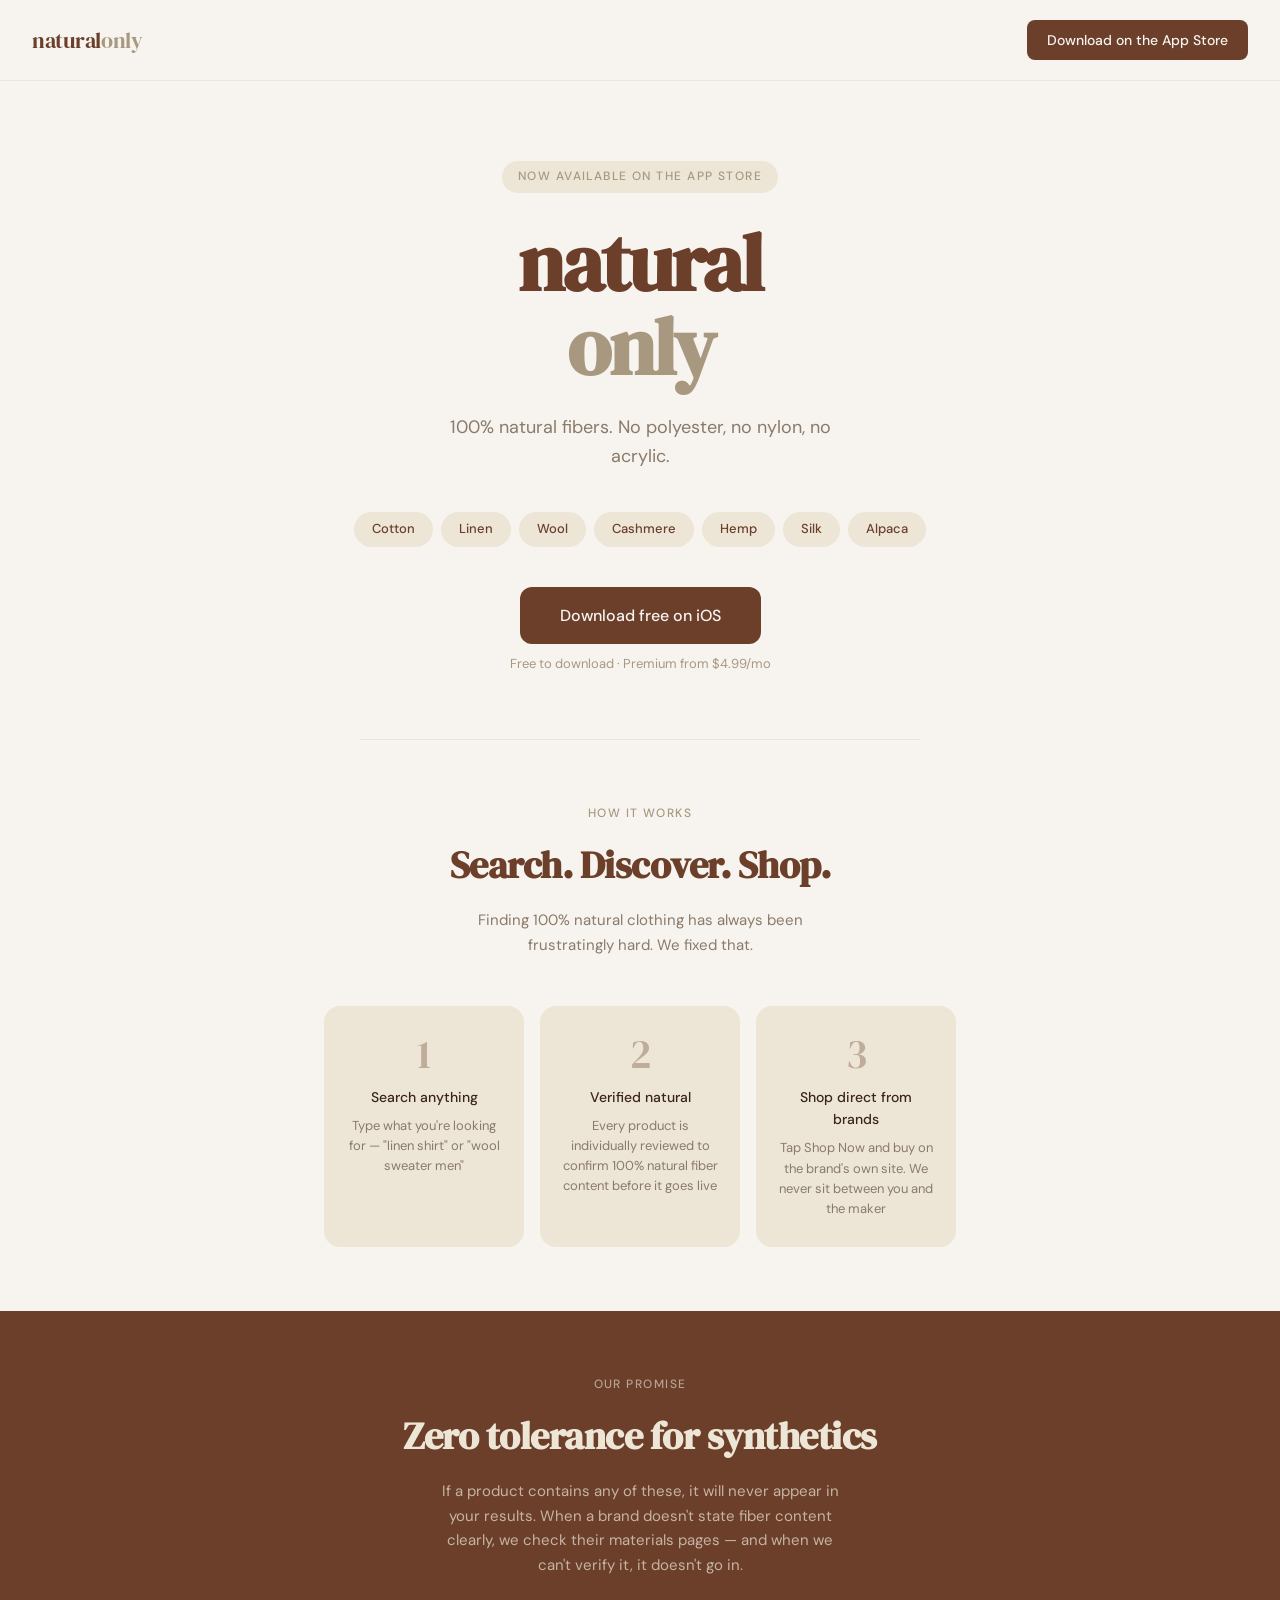
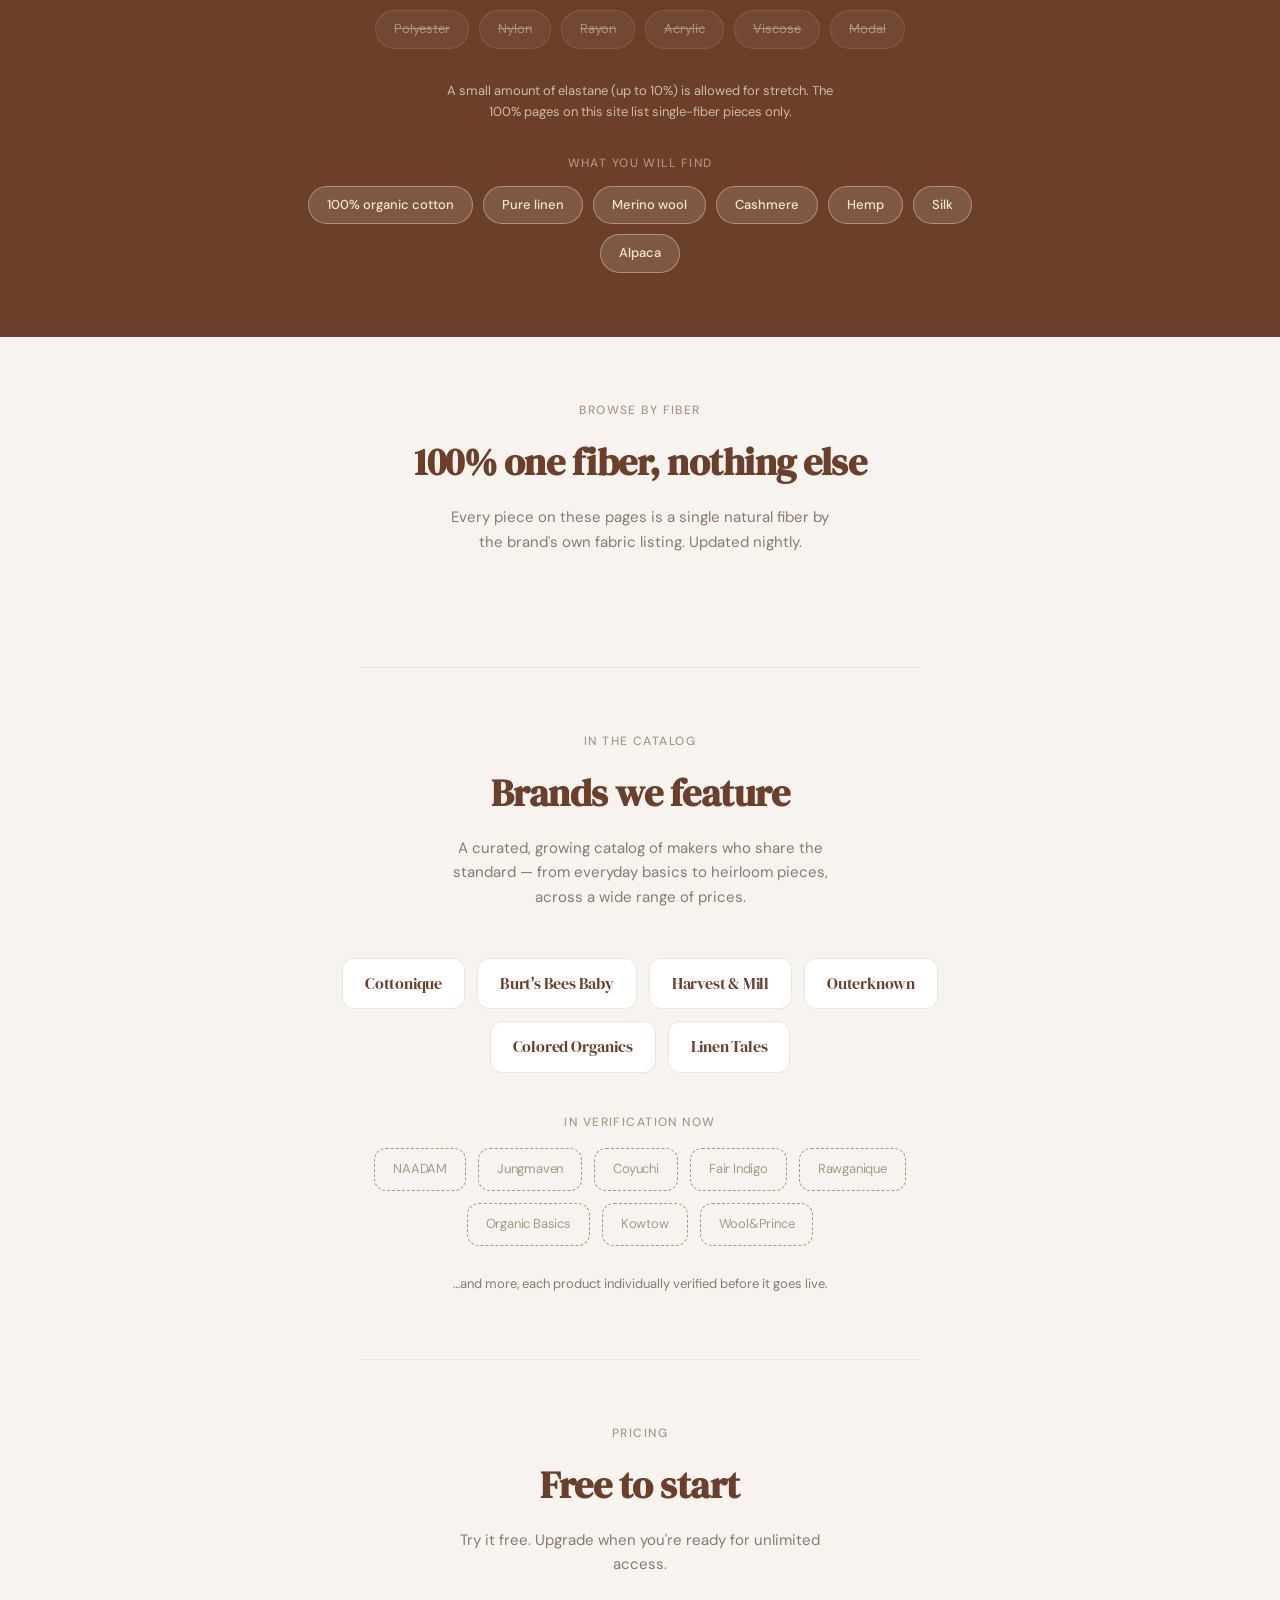
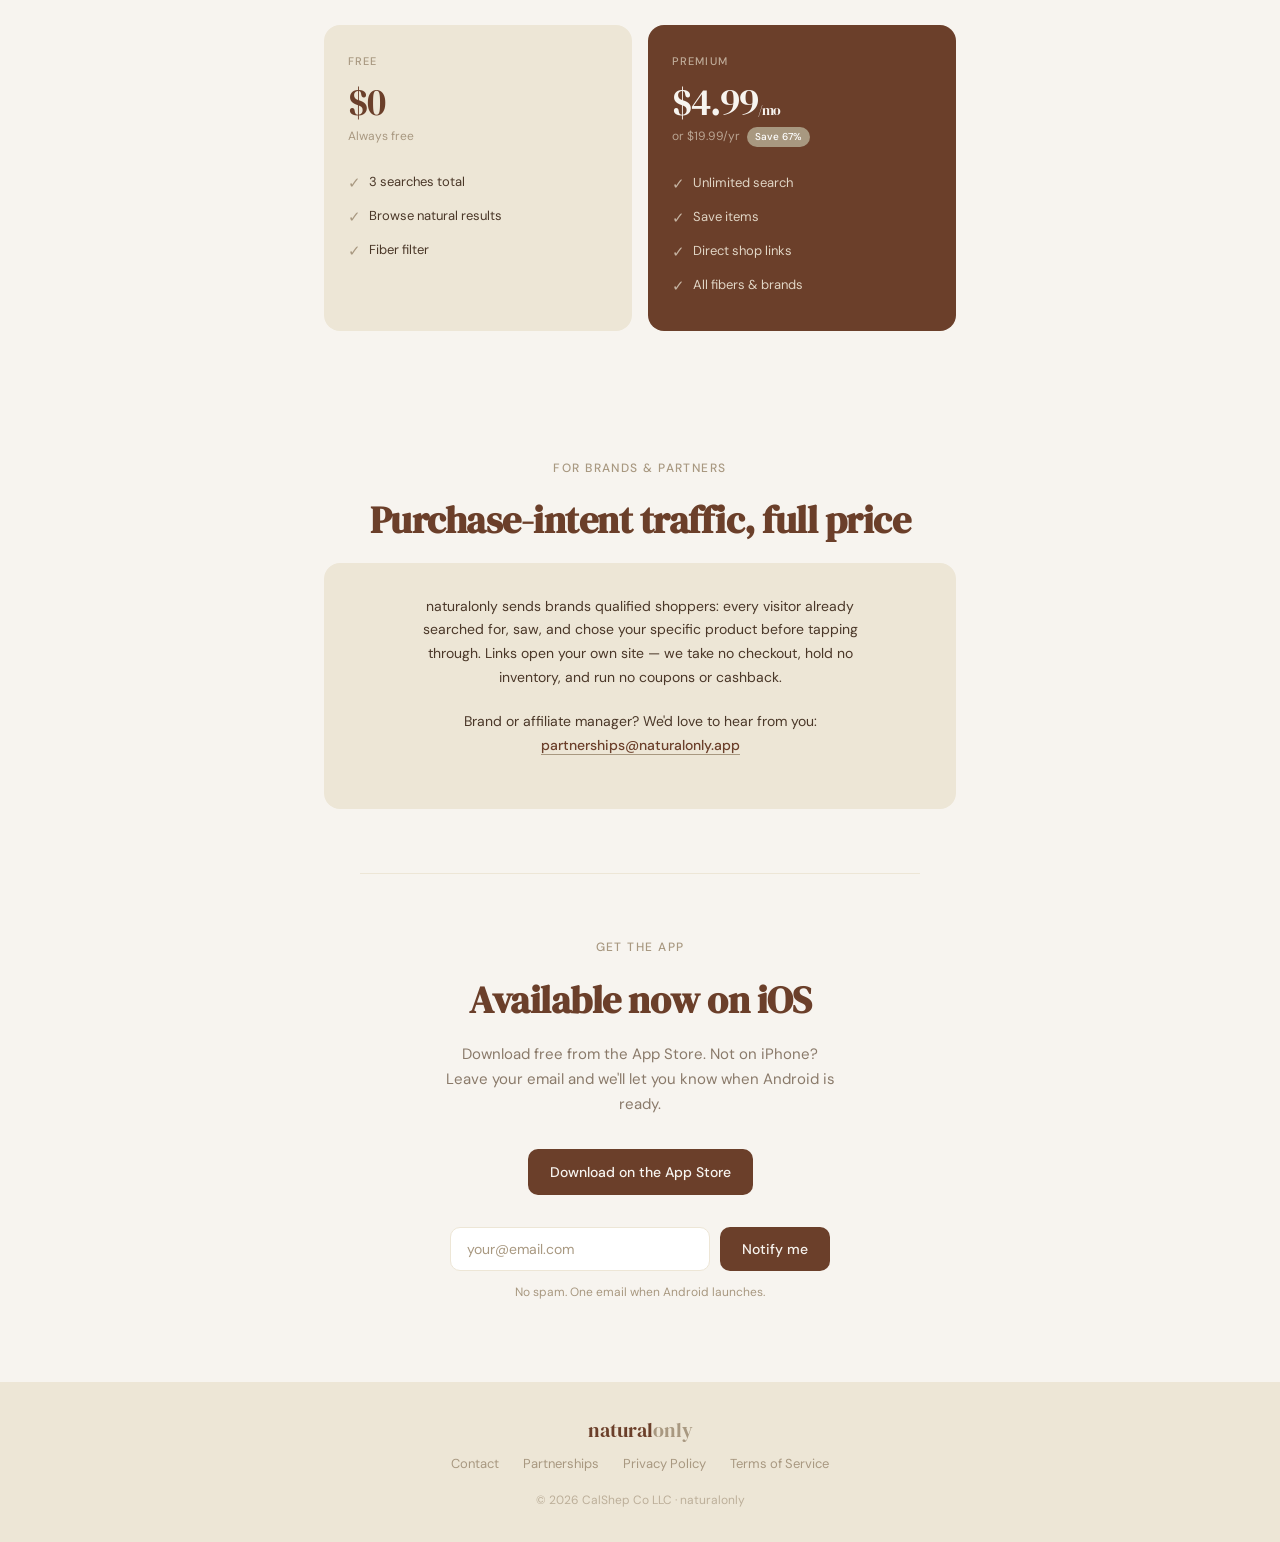
<file: index.html>
<!DOCTYPE html>
<html lang="en">
<head>
  <meta name='impact-site-verification' value='935ac66b-d05d-4570-a05c-3169e4ff9726'>
  <meta name='impact-site-verification' value='febe9199-4452-4a81-94ef-400ecefbd35e'>
  <meta name="apple-itunes-app" content="app-id=6788215014">
  <meta charset="UTF-8" />
  <meta name="viewport" content="width=device-width, initial-scale=1.0" />
  <title>naturalonly — 100% Natural Fiber Clothing Search</title>
  <meta name="description" content="The search engine for 100% natural fiber clothing. Cotton, linen, wool, cashmere, hemp, silk, alpaca. No polyester, no nylon, no acrylic." />
  <meta property="og:title" content="naturalonly" />
  <meta property="og:description" content="Search thousands of 100% natural fiber products. No polyester, no nylon, no acrylic." />
  <meta property="og:url" content="https://naturalonly.app" />
  <link rel="preconnect" href="https://fonts.googleapis.com" />
  <link rel="preconnect" href="https://fonts.gstatic.com" crossorigin />
  <link href="https://fonts.googleapis.com/css2?family=DM+Serif+Display&family=DM+Sans:wght@300;400;500&display=swap" rel="stylesheet" />
  <style>
    *, *::before, *::after { box-sizing: border-box; margin: 0; padding: 0; }

    :root {
      --bg: #F7F4EF;
      --cream: #EDE6D6;
      --brown: #6B3F2A;
      --taupe: #A89880;
      --dark: #3a2518;
      --text: #4a3728;
      --light-text: #8a7a6a;
    }

    html { scroll-behavior: smooth; }

    body {
      background: var(--bg);
      color: var(--text);
      font-family: 'DM Sans', sans-serif;
      font-weight: 400;
      line-height: 1.6;
      min-height: 100vh;
    }

    /* NAV */
    nav {
      display: flex;
      justify-content: space-between;
      align-items: center;
      padding: 1.25rem 2rem;
      position: sticky;
      top: 0;
      background: rgba(247,244,239,0.92);
      backdrop-filter: blur(8px);
      z-index: 100;
      border-bottom: 1px solid rgba(168,152,128,0.15);
    }
    .nav-wordmark {
      font-family: 'DM Serif Display', serif;
      font-size: 22px;
      letter-spacing: -0.3px;
    }
    .nav-wordmark .natural { color: var(--brown); }
    .nav-wordmark .only { color: var(--taupe); }
    .nav-cta {
      background: var(--brown);
      color: var(--bg);
      border: none;
      border-radius: 8px;
      padding: 9px 20px;
      font-family: 'DM Sans', sans-serif;
      font-size: 14px;
      font-weight: 500;
      cursor: pointer;
      text-decoration: none;
      transition: opacity 0.2s;
    }
    .nav-cta:hover { opacity: 0.85; }

    /* HERO */
    .hero {
      text-align: center;
      padding: 5rem 1.5rem 4rem;
      max-width: 680px;
      margin: 0 auto;
    }
    .hero-eyebrow {
      display: inline-block;
      background: var(--cream);
      color: var(--taupe);
      font-size: 12px;
      font-weight: 500;
      letter-spacing: 0.12em;
      text-transform: uppercase;
      padding: 6px 16px;
      border-radius: 20px;
      margin-bottom: 1.75rem;
    }
    .hero-wordmark {
      font-family: 'DM Serif Display', serif;
      font-size: clamp(52px, 10vw, 80px);
      line-height: 1.05;
      letter-spacing: -2px;
      margin-bottom: 1.5rem;
    }
    .hero-wordmark .natural { color: var(--brown); display: block; }
    .hero-wordmark .only { color: var(--taupe); display: block; }
    .hero-tagline {
      font-size: 18px;
      color: var(--light-text);
      max-width: 420px;
      margin: 0 auto 2.5rem;
      line-height: 1.65;
    }
    .fibers {
      display: flex;
      flex-wrap: wrap;
      justify-content: center;
      gap: 8px;
      margin-bottom: 2.5rem;
    }
    .fiber {
      background: var(--cream);
      color: var(--brown);
      border-radius: 20px;
      padding: 7px 18px;
      font-size: 13px;
      font-weight: 500;
    }
    .hero-actions { display: flex; flex-direction: column; align-items: center; gap: 10px; }
    .btn-primary {
      background: var(--brown);
      color: var(--bg);
      border: none;
      border-radius: 12px;
      padding: 16px 40px;
      font-family: 'DM Sans', sans-serif;
      font-size: 16px;
      font-weight: 500;
      cursor: pointer;
      text-decoration: none;
      transition: opacity 0.2s, transform 0.15s;
      display: inline-block;
    }
    .btn-primary:hover { opacity: 0.88; transform: translateY(-1px); }
    .hero-sub { font-size: 13px; color: var(--taupe); }

    /* DIVIDER */
    .divider {
      width: 100%;
      height: 1px;
      background: var(--cream);
      max-width: 560px;
      margin: 0 auto;
    }

    /* SECTIONS */
    section { padding: 4rem 1.5rem; max-width: 680px; margin: 0 auto; }
    .section-label {
      font-size: 12px;
      font-weight: 500;
      letter-spacing: 0.12em;
      text-transform: uppercase;
      color: var(--taupe);
      text-align: center;
      margin-bottom: 0.75rem;
    }
    .section-title {
      font-family: 'DM Serif Display', serif;
      font-size: clamp(28px, 5vw, 38px);
      color: var(--brown);
      text-align: center;
      margin-bottom: 0.75rem;
      letter-spacing: -0.5px;
    }
    .section-sub {
      text-align: center;
      color: var(--light-text);
      font-size: 15px;
      max-width: 400px;
      margin: 0 auto 3rem;
      line-height: 1.65;
    }
    .steps { display: grid; grid-template-columns: repeat(auto-fit, minmax(160px, 1fr)); gap: 16px; }
    .step {
      background: var(--cream);
      border-radius: 16px;
      padding: 1.75rem 1.25rem;
      text-align: center;
    }
    .step-num {
      font-family: 'DM Serif Display', serif;
      font-size: 40px;
      color: var(--brown);
      opacity: 0.35;
      line-height: 1;
      margin-bottom: 12px;
    }
    .step-title {
      font-size: 14px;
      font-weight: 500;
      color: var(--dark);
      margin-bottom: 8px;
    }
    .step-text { font-size: 13px; color: var(--light-text); line-height: 1.55; }

    /* FILTER SECTION */
    .filter-section {
      background: var(--brown);
      padding: 4rem 1.5rem;
    }
    .filter-inner { max-width: 680px; margin: 0 auto; text-align: center; }
    .filter-inner .section-label { color: rgba(237,230,214,0.6); }
    .filter-inner .section-title { color: var(--cream); }
    .filter-inner .section-sub { color: rgba(237,230,214,0.7); margin-bottom: 2rem; }
    .no-list {
      display: flex;
      flex-wrap: wrap;
      justify-content: center;
      gap: 10px;
      margin-bottom: 2rem;
    }
    .no-tag {
      background: rgba(247,244,239,0.1);
      border: 1px solid rgba(237,230,214,0.25);
      color: var(--cream);
      border-radius: 20px;
      padding: 8px 18px;
      font-size: 13px;
    }
    .no-tag.strikethrough { text-decoration: line-through; opacity: 0.5; }
    .elastane-note {
      font-size: 13px;
      color: rgba(237,230,214,0.75);
      max-width: 420px;
      margin: 0 auto 2rem;
      line-height: 1.6;
    }

    /* BROWSE */
    .browse-grid { display: flex; flex-wrap: wrap; justify-content: center; gap: 10px; }
    .browse-link {
      background: white;
      border: 1px solid var(--cream);
      color: var(--brown);
      border-radius: 12px;
      padding: 10px 18px;
      font-size: 14px;
      text-decoration: none;
      transition: border-color 0.2s;
    }
    .browse-link:hover { border-color: var(--taupe); }
    .browse-group { margin-bottom: 1.75rem; }
    .browse-fiber { font-family: 'DM Serif Display', serif; font-size: 20px; color: var(--brown); text-align: center; margin-bottom: 0.75rem; }
    .yes-list {
      display: flex;
      flex-wrap: wrap;
      justify-content: center;
      gap: 10px;
    }
    .yes-tag {
      background: rgba(237,230,214,0.15);
      border: 1px solid rgba(237,230,214,0.4);
      color: var(--cream);
      border-radius: 20px;
      padding: 8px 18px;
      font-size: 13px;
      font-weight: 500;
    }

    /* BRANDS */
    .brand-grid {
      display: flex;
      flex-wrap: wrap;
      justify-content: center;
      gap: 12px;
    }
    .brand-chip {
      background: white;
      border: 1px solid var(--cream);
      color: var(--brown);
      border-radius: 12px;
      padding: 12px 22px;
      font-family: 'DM Serif Display', serif;
      font-size: 16px;
      letter-spacing: -0.2px;
    }
    .brand-chip.pending {
      background: transparent;
      border: 1px dashed var(--taupe);
      color: var(--taupe);
      font-family: 'DM Sans', sans-serif;
      font-size: 13px;
      padding: 10px 18px;
    }
    .brand-more {
      width: 100%;
      text-align: center;
      font-size: 13px;
      color: var(--light-text);
      margin-top: 1rem;
    }

    /* PRICING */
    .pricing-grid {
      display: grid;
      grid-template-columns: 1fr 1fr;
      gap: 16px;
      margin-top: 0;
    }
    @media (max-width: 480px) { .pricing-grid { grid-template-columns: 1fr; } }
    .price-card {
      border-radius: 16px;
      padding: 1.75rem 1.5rem;
    }
    .price-free { background: var(--cream); }
    .price-pro { background: var(--brown); }
    .price-tier {
      font-size: 11px;
      font-weight: 500;
      letter-spacing: 0.1em;
      text-transform: uppercase;
      margin-bottom: 12px;
    }
    .price-free .price-tier { color: var(--taupe); }
    .price-pro .price-tier { color: rgba(237,230,214,0.65); }
    .price-amount {
      font-family: 'DM Serif Display', serif;
      font-size: 38px;
      letter-spacing: -1px;
      line-height: 1;
      margin-bottom: 4px;
    }
    .price-free .price-amount { color: var(--brown); }
    .price-pro .price-amount { color: var(--bg); }
    .price-period { font-size: 14px; font-weight: 300; }
    .price-alt {
      font-size: 12px;
      margin-bottom: 1.25rem;
      margin-top: 6px;
    }
    .price-free .price-alt { color: var(--taupe); }
    .price-pro .price-alt { color: rgba(237,230,214,0.6); }
    .save-badge {
      display: inline-block;
      background: var(--taupe);
      color: white;
      font-size: 10px;
      font-weight: 500;
      padding: 2px 8px;
      border-radius: 10px;
      margin-left: 4px;
      vertical-align: middle;
    }
    .price-features { list-style: none; }
    .price-features li {
      font-size: 13px;
      padding: 5px 0;
      display: flex;
      align-items: center;
      gap: 8px;
    }
    .price-free .price-features li { color: var(--text); }
    .price-pro .price-features li { color: rgba(237,230,214,0.9); }
    .check { color: var(--taupe); font-size: 15px; }
    .price-pro .check { color: rgba(237,230,214,0.7); }

    /* PARTNERS */
    .partners-card {
      background: var(--cream);
      border-radius: 16px;
      padding: 2rem 1.75rem;
      text-align: center;
    }
    .partners-card p {
      font-size: 14px;
      color: var(--text);
      line-height: 1.7;
      max-width: 480px;
      margin: 0 auto 1.25rem;
    }
    .partners-card a.partner-mail {
      color: var(--brown);
      font-weight: 500;
      text-decoration: none;
      border-bottom: 1px solid var(--taupe);
    }

    /* EMAIL SIGNUP */
    .signup-section {
      text-align: center;
      padding: 4rem 1.5rem 5rem;
      max-width: 680px;
      margin: 0 auto;
    }
    .signup-form {
      display: flex;
      gap: 10px;
      max-width: 380px;
      margin: 0 auto 0.75rem;
    }
    @media (max-width: 480px) { .signup-form { flex-direction: column; } }
    .email-input {
      flex: 1;
      padding: 12px 16px;
      border-radius: 10px;
      border: 1.5px solid var(--cream);
      background: white;
      font-family: 'DM Sans', sans-serif;
      font-size: 14px;
      color: var(--text);
      outline: none;
      transition: border-color 0.2s;
    }
    .email-input:focus { border-color: var(--taupe); }
    .email-input::placeholder { color: var(--taupe); }
    .btn-notify {
      background: var(--brown);
      color: var(--bg);
      border: none;
      border-radius: 10px;
      padding: 12px 22px;
      font-family: 'DM Sans', sans-serif;
      font-size: 14px;
      font-weight: 500;
      cursor: pointer;
      white-space: nowrap;
      transition: opacity 0.2s;
    }
    .btn-notify:hover { opacity: 0.85; }
    .signup-note { font-size: 12px; color: var(--taupe); }
    .success-msg {
      display: none;
      color: var(--brown);
      font-size: 14px;
      font-weight: 500;
      margin-top: 0.5rem;
    }

    /* FOOTER */
    footer {
      background: var(--cream);
      padding: 2rem;
      text-align: center;
    }
    .footer-wordmark {
      font-family: 'DM Serif Display', serif;
      font-size: 20px;
      margin-bottom: 0.5rem;
    }
    .footer-wordmark .natural { color: var(--brown); }
    .footer-wordmark .only { color: var(--taupe); }
    .footer-links {
      display: flex;
      justify-content: center;
      gap: 24px;
      margin-bottom: 1rem;
      flex-wrap: wrap;
    }
    .footer-links a {
      font-size: 13px;
      color: var(--taupe);
      text-decoration: none;
      transition: color 0.2s;
    }
    .footer-links a:hover { color: var(--brown); }
    .footer-copy { font-size: 12px; color: var(--taupe); opacity: 0.7; }

    /* ANIMATIONS */
    @keyframes fadeUp {
      from { opacity: 0; transform: translateY(20px); }
      to { opacity: 1; transform: translateY(0); }
    }
    .hero > * {
      animation: fadeUp 0.6s ease both;
    }
    .hero > *:nth-child(1) { animation-delay: 0.05s; }
    .hero > *:nth-child(2) { animation-delay: 0.12s; }
    .hero > *:nth-child(3) { animation-delay: 0.2s; }
    .hero > *:nth-child(4) { animation-delay: 0.28s; }
    .hero > *:nth-child(5) { animation-delay: 0.36s; }
  </style>
  <!-- OpenAI Ads pixel: inserted here by scripts/build-site.mjs -->
</head>
<body>

  <nav>
    <div class="nav-wordmark">
      <span class="natural">natural</span><span class="only">only</span>
    </div>
    <a href="https://apps.apple.com/app/naturalonly/id6788215014" class="nav-cta">Download on the App Store</a>
  </nav>

  <div class="hero">
    <span class="hero-eyebrow">Now available on the App Store</span>
    <h1 class="hero-wordmark">
      <span class="natural">natural</span>
      <span class="only">only</span>
    </h1>
    <p class="hero-tagline">100% natural fibers. No polyester, no nylon, no acrylic.</p>
    <div class="fibers">
      <span class="fiber">Cotton</span>
      <span class="fiber">Linen</span>
      <span class="fiber">Wool</span>
      <span class="fiber">Cashmere</span>
      <span class="fiber">Hemp</span>
      <span class="fiber">Silk</span>
      <span class="fiber">Alpaca</span>
    </div>
    <div class="hero-actions">
      <a href="https://apps.apple.com/app/naturalonly/id6788215014" class="btn-primary">Download free on iOS</a>
      <span class="hero-sub">Free to download · Premium from $4.99/mo</span>
    </div>
  </div>

  <div class="divider"></div>

  <section>
    <p class="section-label">How it works</p>
    <h2 class="section-title">Search. Discover. Shop.</h2>
    <p class="section-sub">Finding 100% natural clothing has always been frustratingly hard. We fixed that.</p>
    <div class="steps">
      <div class="step">
        <div class="step-num">1</div>
        <div class="step-title">Search anything</div>
        <div class="step-text">Type what you're looking for — "linen shirt" or "wool sweater men"</div>
      </div>
      <div class="step">
        <div class="step-num">2</div>
        <div class="step-title">Verified natural</div>
        <div class="step-text">Every product is individually reviewed to confirm 100% natural fiber content before it goes live</div>
      </div>
      <div class="step">
        <div class="step-num">3</div>
        <div class="step-title">Shop direct from brands</div>
        <div class="step-text">Tap Shop Now and buy on the brand's own site. We never sit between you and the maker</div>
      </div>
    </div>
  </section>

  <div class="filter-section">
    <div class="filter-inner">
      <p class="section-label">Our promise</p>
      <h2 class="section-title">Zero tolerance for synthetics</h2>
      <p class="section-sub">If a product contains any of these, it will never appear in your results. When a brand doesn't state fiber content clearly, we check their materials pages — and when we can't verify it, it doesn't go in.</p>
      <div class="no-list">
        <span class="no-tag strikethrough">Polyester</span>
        <span class="no-tag strikethrough">Nylon</span>
        <span class="no-tag strikethrough">Rayon</span>
        <span class="no-tag strikethrough">Acrylic</span>
        <span class="no-tag strikethrough">Viscose</span>
        <span class="no-tag strikethrough">Modal</span>
      </div>
      <p class="elastane-note">A small amount of elastane (up to 10%) is allowed for stretch. The 100% pages on this site list single-fiber pieces only.</p>
      <p class="section-label" style="color:rgba(237,230,214,0.5); margin-bottom: 0.75rem;">What you will find</p>
      <div class="yes-list">
        <span class="yes-tag">100% organic cotton</span>
        <span class="yes-tag">Pure linen</span>
        <span class="yes-tag">Merino wool</span>
        <span class="yes-tag">Cashmere</span>
        <span class="yes-tag">Hemp</span>
        <span class="yes-tag">Silk</span>
        <span class="yes-tag">Alpaca</span>
      </div>
    </div>
  </div>

  <section>
    <p class="section-label">Browse by fiber</p>
    <h2 class="section-title">100% one fiber, nothing else</h2>
    <p class="section-sub">Every piece on these pages is a single natural fiber by the brand's own fabric listing. Updated nightly.</p>
    <!-- Browse links: written here by scripts/build-site.mjs -->
  </section>

  <div class="divider"></div>

  <section>
    <p class="section-label">In the catalog</p>
    <h2 class="section-title">Brands we feature</h2>
    <p class="section-sub">A curated, growing catalog of makers who share the standard — from everyday basics to heirloom pieces, across a wide range of prices.</p>
    <div class="brand-grid">
      <span class="brand-chip">Cottonique</span>
      <span class="brand-chip">Burt's Bees Baby</span>
      <span class="brand-chip">Harvest &amp; Mill</span>
      <span class="brand-chip">Outerknown</span>
      <span class="brand-chip">Colored Organics</span>
      <span class="brand-chip">Linen Tales</span>
    </div>
    <p class="section-label" style="margin-top:2.5rem; margin-bottom:1rem;">In verification now</p>
    <div class="brand-grid">
      <span class="brand-chip pending">NAADAM</span>
      <span class="brand-chip pending">Jungmaven</span>
      <span class="brand-chip pending">Coyuchi</span>
      <span class="brand-chip pending">Fair Indigo</span>
      <span class="brand-chip pending">Rawganique</span>
      <span class="brand-chip pending">Organic Basics</span>
      <span class="brand-chip pending">Kowtow</span>
      <span class="brand-chip pending">Wool&amp;Prince</span>
      <p class="brand-more">…and more, each product individually verified before it goes live.</p>
    </div>
  </section>

  <div class="divider"></div>

  <section>
    <p class="section-label">Pricing</p>
    <h2 class="section-title">Free to start</h2>
    <p class="section-sub">Try it free. Upgrade when you're ready for unlimited access.</p>
    <div class="pricing-grid">
      <div class="price-card price-free">
        <div class="price-tier">Free</div>
        <div class="price-amount">$0</div>
        <div class="price-alt">Always free</div>
        <ul class="price-features">
          <li><span class="check">✓</span> 3 searches total</li>
          <li><span class="check">✓</span> Browse natural results</li>
          <li><span class="check">✓</span> Fiber filter</li>
        </ul>
      </div>
      <div class="price-card price-pro">
        <div class="price-tier">Premium</div>
        <div class="price-amount">$4.99<span class="price-period">/mo</span></div>
        <div class="price-alt">or $19.99/yr <span class="save-badge">Save 67%</span></div>
        <ul class="price-features">
          <li><span class="check">✓</span> Unlimited search</li>
          <li><span class="check">✓</span> Save items</li>
          <li><span class="check">✓</span> Direct shop links</li>
          <li><span class="check">✓</span> All fibers &amp; brands</li>
        </ul>
      </div>
    </div>
  </section>

  <section>
    <p class="section-label">For brands &amp; partners</p>
    <h2 class="section-title">Purchase-intent traffic, full price</h2>
    <div class="partners-card">
      <p>naturalonly sends brands qualified shoppers: every visitor already searched for, saw, and chose your specific product before tapping through. Links open your own site — we take no checkout, hold no inventory, and run no coupons or cashback.</p>
      <p>Brand or affiliate manager? We'd love to hear from you: <a class="partner-mail" href="mailto:partnerships@naturalonly.app">partnerships@naturalonly.app</a></p>
    </div>
  </section>

  <div class="divider"></div>

  <div class="signup-section" id="notify">
    <p class="section-label">Get the app</p>
    <h2 class="section-title">Available now on iOS</h2>
    <p class="section-sub" style="margin-bottom: 2rem;">Download free from the App Store. Not on iPhone? Leave your email and we'll let you know when Android is ready.</p>
        <p style="margin-bottom: 2rem;"><a class="btn-notify" href="https://apps.apple.com/app/naturalonly/id6788215014" style="display: inline-block; text-decoration: none;">Download on the App Store</a></p>
    <div class="signup-form">
      <input class="email-input" type="email" placeholder="your@email.com" id="emailInput" />
      <button class="btn-notify" onclick="handleSignup()">Notify me</button>
    </div>
    <p class="signup-note">No spam. One email when Android launches.</p>
    <p class="success-msg" id="successMsg">You're on the Android list. We'll be in touch.</p>
  </div>

  <footer>
    <div class="footer-wordmark">
      <span class="natural">natural</span><span class="only">only</span>
    </div>
    <div class="footer-links">
      <a href="mailto:hello@naturalonly.app">Contact</a>
      <a href="mailto:partnerships@naturalonly.app">Partnerships</a>
      <a href="/privacy">Privacy Policy</a>
      <a href="/terms">Terms of Service</a>
    </div>
    <p class="footer-copy">© 2026 CalShep Co LLC · naturalonly</p>
  </footer>

  <script>
    var SUPABASE_URL = 'https://nmrjhcmqsmasquktihvd.supabase.co';
    var SUPABASE_ANON_KEY = 'eyJhbGciOiJIUzI1NiIsInR5cCI6IkpXVCJ9.eyJpc3MiOiJzdXBhYmFzZSIsInJlZiI6Im5tcmpoY21xc21hc3F1a3RpaHZkIiwicm9sZSI6ImFub24iLCJpYXQiOjE3Nzg2MTU2NTIsImV4cCI6MjA5NDE5MTY1Mn0.QuYQYHP-xNgBCHxLkyppP4Uv4gtF27_aeWnFhb_TYdA';

    function showSuccess() {
      document.getElementById('emailInput').style.display = 'none';
      document.querySelector('.btn-notify').style.display = 'none';
      document.getElementById('successMsg').style.display = 'block';
    }

    function handleSignup() {
      var input = document.getElementById('emailInput');
      var email = input.value.trim();
      if (!email || !email.includes('@')) {
        input.style.borderColor = '#c0392b';
        setTimeout(function () { input.style.borderColor = ''; }, 1500);
        return;
      }
      if (SUPABASE_ANON_KEY.indexOf('PASTE_YOUR') === 0) { showSuccess(); return; }
      fetch(SUPABASE_URL + '/rest/v1/waitlist', {
        method: 'POST',
        headers: {
          'Content-Type': 'application/json',
          'apikey': SUPABASE_ANON_KEY,
          'Authorization': 'Bearer ' + SUPABASE_ANON_KEY
        },
        body: JSON.stringify({ email: email })
      }).then(function (res) {
        // Google Tag Manager and the Google tag (scripts/build-site.mjs): a lead
        // only when the row went in, as the dataLayer event and the Google Ads
        // conversion. The message shows either way, as before.
        if (res.ok) {
          window.dataLayer = window.dataLayer || []; window.dataLayer.push({ event: 'waitlist_signup' });
          if (typeof window.gtag === 'function') window.gtag('event', 'conversion', { send_to: 'AW-18579872680/KcC1CM3ynbwdEKi3yZtF' });
        }
        showSuccess();
      }).catch(showSuccess);
    }
  </script>

</body>
</html>
</file>
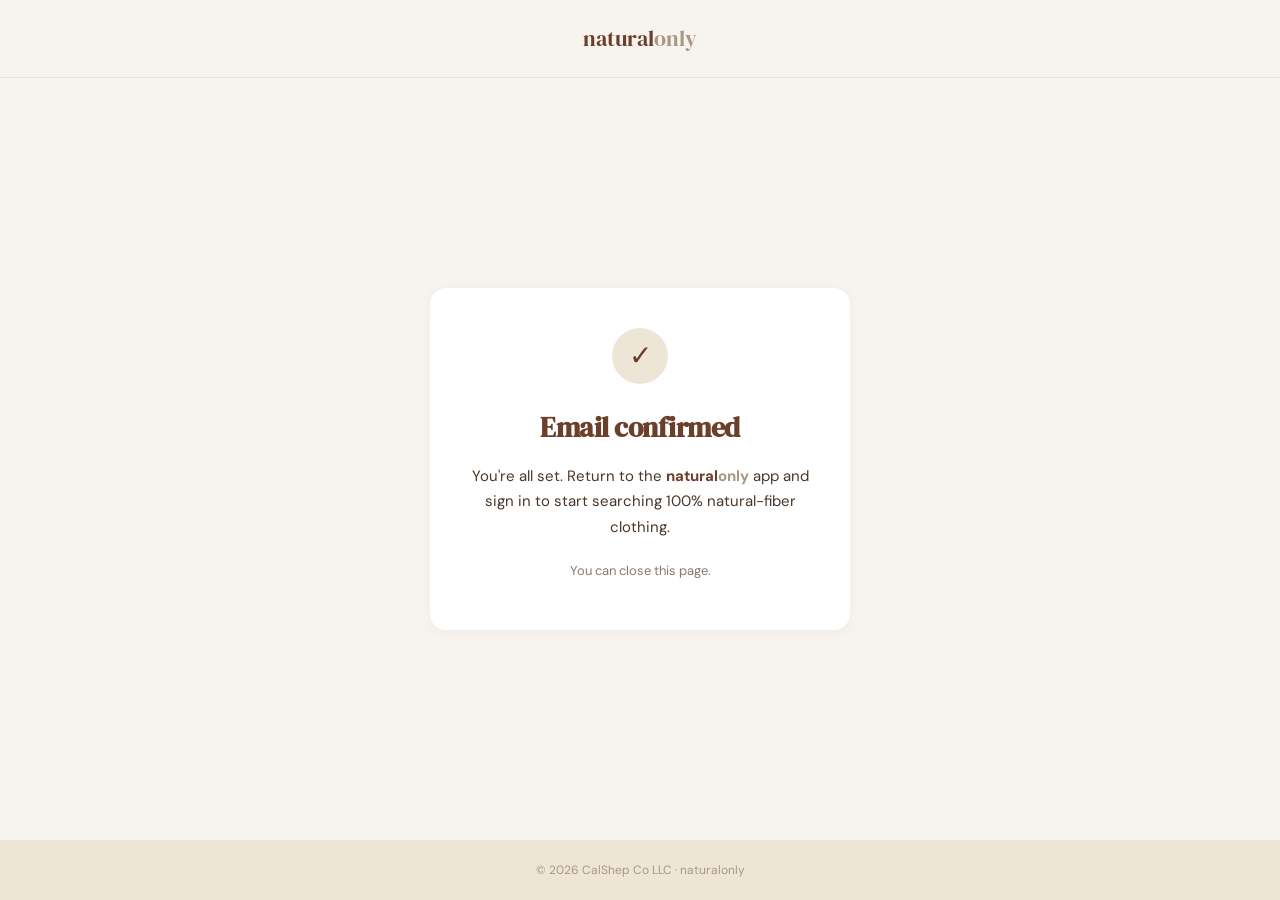
<file: confirmed.html>
<!DOCTYPE html>
<html lang="en">
<head>
  <meta charset="UTF-8" />
  <meta name="viewport" content="width=device-width, initial-scale=1.0" />
  <title>Email Confirmed — naturalonly</title>
  <meta name="description" content="Your naturalonly email is confirmed." />
  <meta name="robots" content="noindex" />
  <link rel="preconnect" href="https://fonts.googleapis.com" />
  <link rel="preconnect" href="https://fonts.gstatic.com" crossorigin />
  <link href="https://fonts.googleapis.com/css2?family=DM+Serif+Display&family=DM+Sans:wght@300;400;500&display=swap" rel="stylesheet" />
  <style>
    *, *::before, *::after { box-sizing: border-box; margin: 0; padding: 0; }
    :root {
      --bg: #F7F4EF;
      --cream: #EDE6D6;
      --brown: #6B3F2A;
      --taupe: #A89880;
      --text: #4a3728;
      --light: #8a7a6a;
    }
    html, body { height: 100%; }
    body {
      background: var(--bg);
      color: var(--text);
      font-family: 'DM Sans', sans-serif;
      font-size: 16px;
      line-height: 1.7;
      display: flex;
      flex-direction: column;
    }
    nav {
      padding: 1.25rem 2rem;
      border-bottom: 1px solid var(--cream);
      display: flex;
      align-items: center;
      justify-content: center;
    }
    .wordmark { font-family: 'DM Serif Display', serif; font-size: 22px; text-decoration: none; }
    .wordmark .natural { color: var(--brown); }
    .wordmark .only { color: var(--taupe); }
    main {
      flex: 1;
      display: flex;
      align-items: center;
      justify-content: center;
      padding: 2rem 1.5rem;
    }
    .card {
      max-width: 420px;
      width: 100%;
      background: #ffffff;
      border-radius: 16px;
      padding: 2.5rem 2rem;
      text-align: center;
      box-shadow: 0 2px 12px rgba(107, 63, 42, 0.06);
    }
    .check {
      width: 56px;
      height: 56px;
      border-radius: 50%;
      background: var(--cream);
      color: var(--brown);
      font-size: 28px;
      line-height: 56px;
      margin: 0 auto 1.25rem;
    }
    h1 {
      font-family: 'DM Serif Display', serif;
      font-size: 28px;
      color: var(--brown);
      margin-bottom: 0.75rem;
      letter-spacing: -0.5px;
    }
    p { font-size: 15px; color: var(--text); margin-bottom: 0.5rem; }
    .hint { font-size: 13px; color: var(--light); margin-top: 1.25rem; }
    footer { background: var(--cream); padding: 1.25rem 2rem; text-align: center; }
    .footer-copy { font-size: 12px; color: var(--taupe); }
  </style>
</head>
<body>
  <nav>
    <a href="/" class="wordmark"><span class="natural">natural</span><span class="only">only</span></a>
  </nav>

  <main>
    <div class="card">
      <div class="check">✓</div>
      <h1>Email confirmed</h1>
      <p>You're all set. Return to the <strong><span style="color:#6B3F2A;">natural</span><span style="color:#A89880;">only</span></strong> app and sign in to start searching 100% natural-fiber clothing.</p>
      <p class="hint">You can close this page.</p>
    </div>
  </main>

  <footer>
    <div class="footer-copy">© 2026 CalShep Co LLC · naturalonly</div>
  </footer>
</body>
</html>
</file>
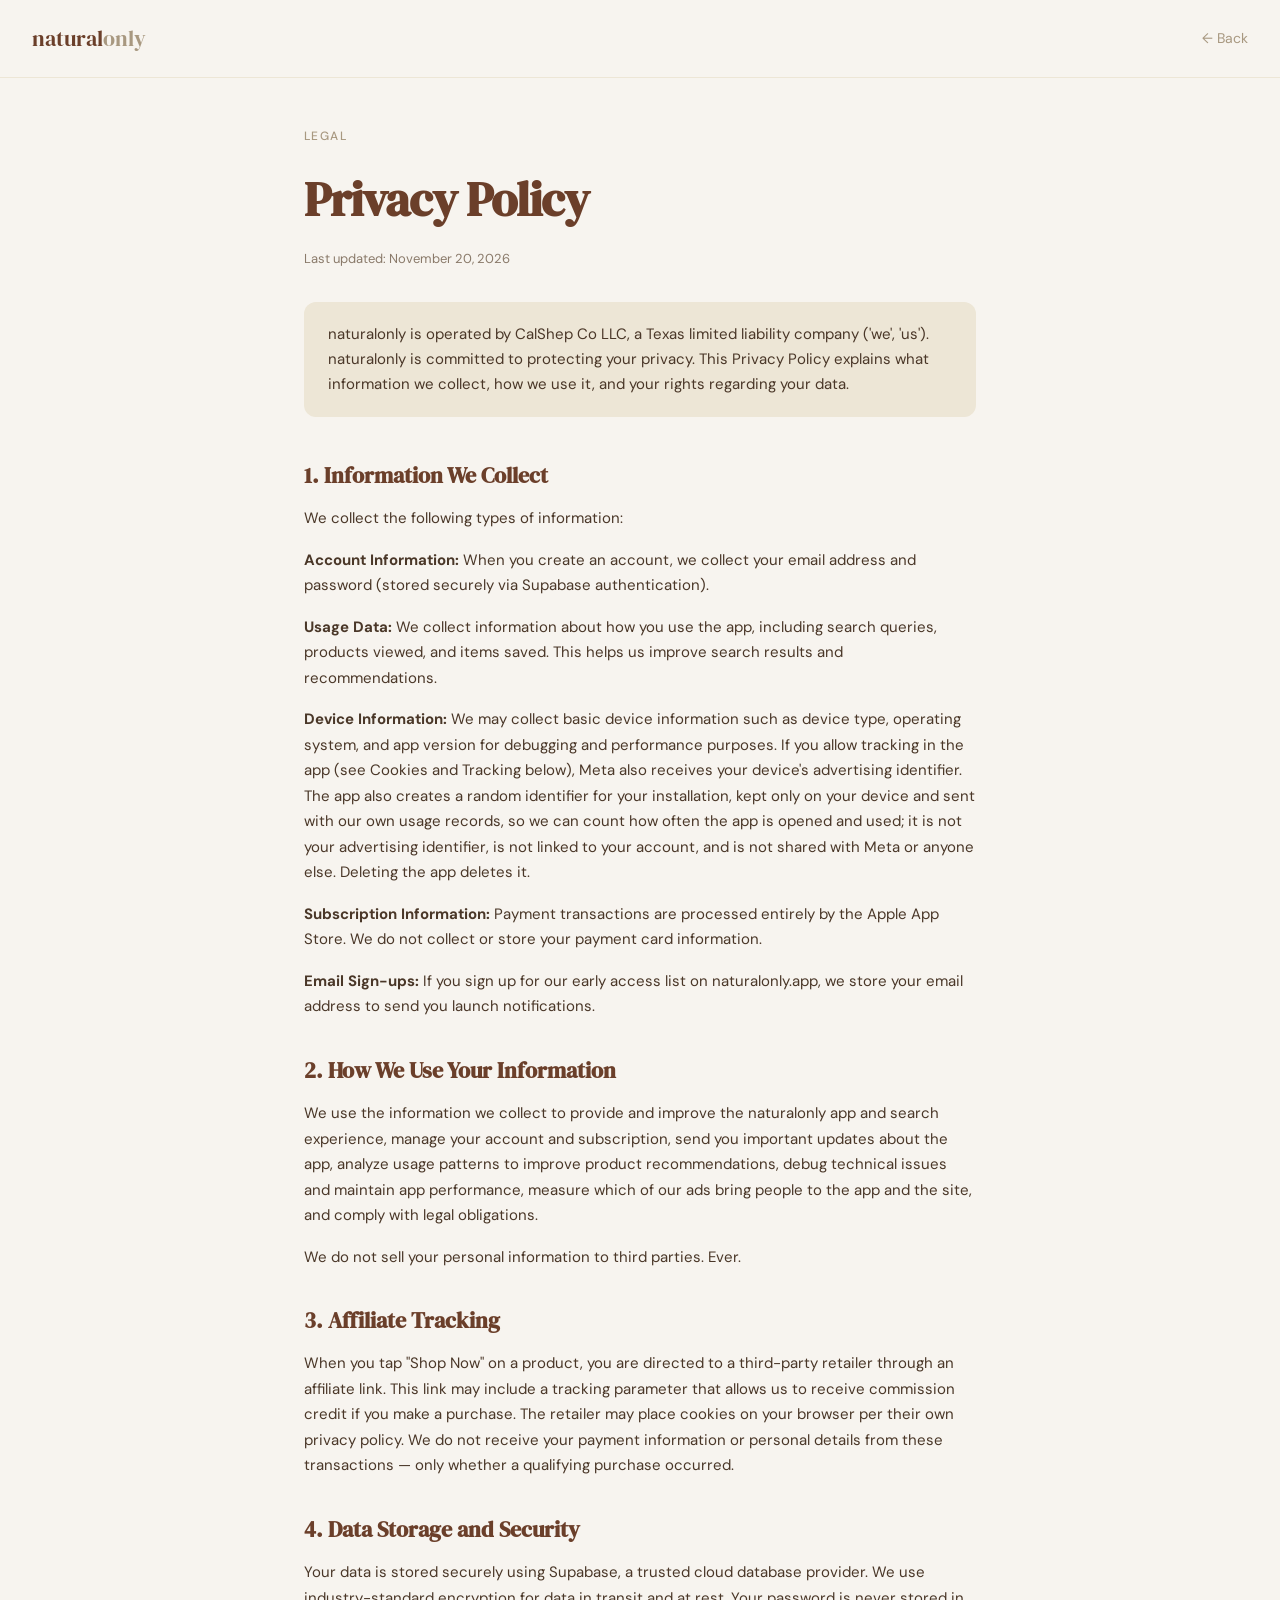
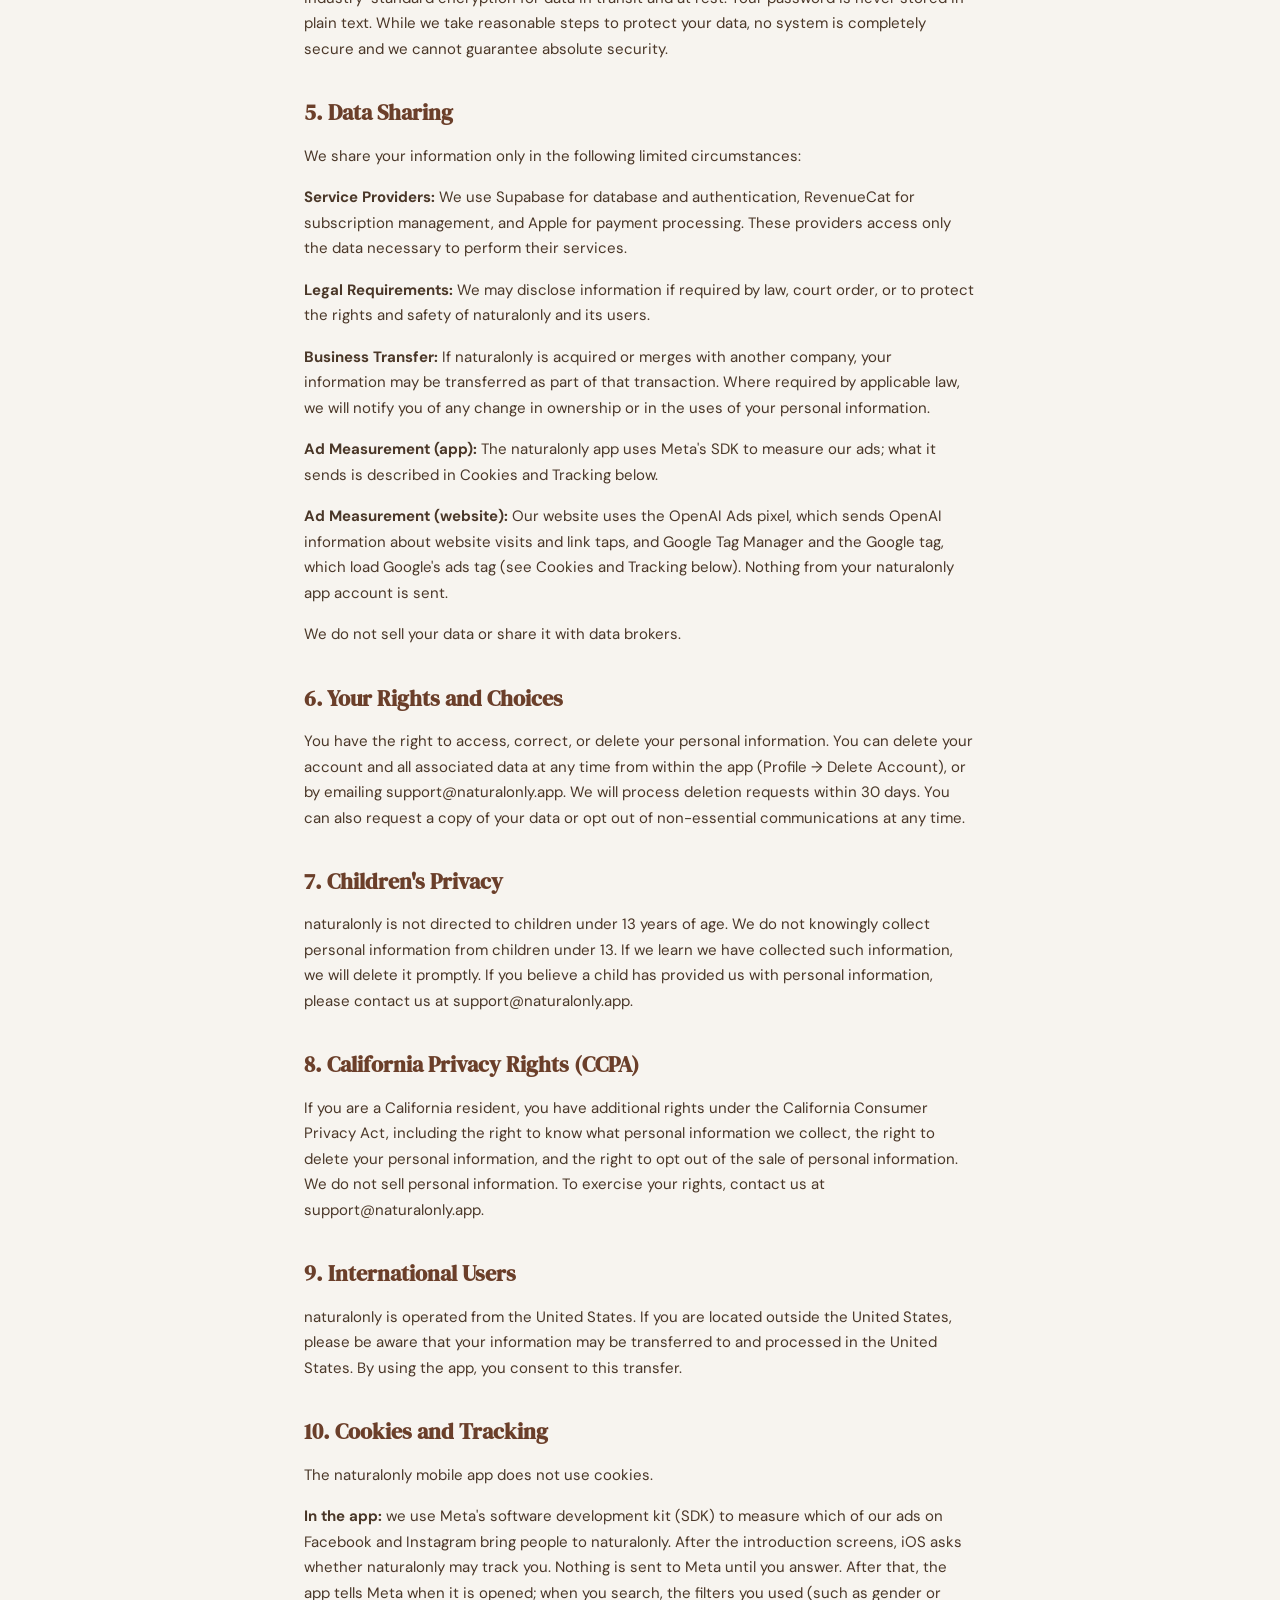
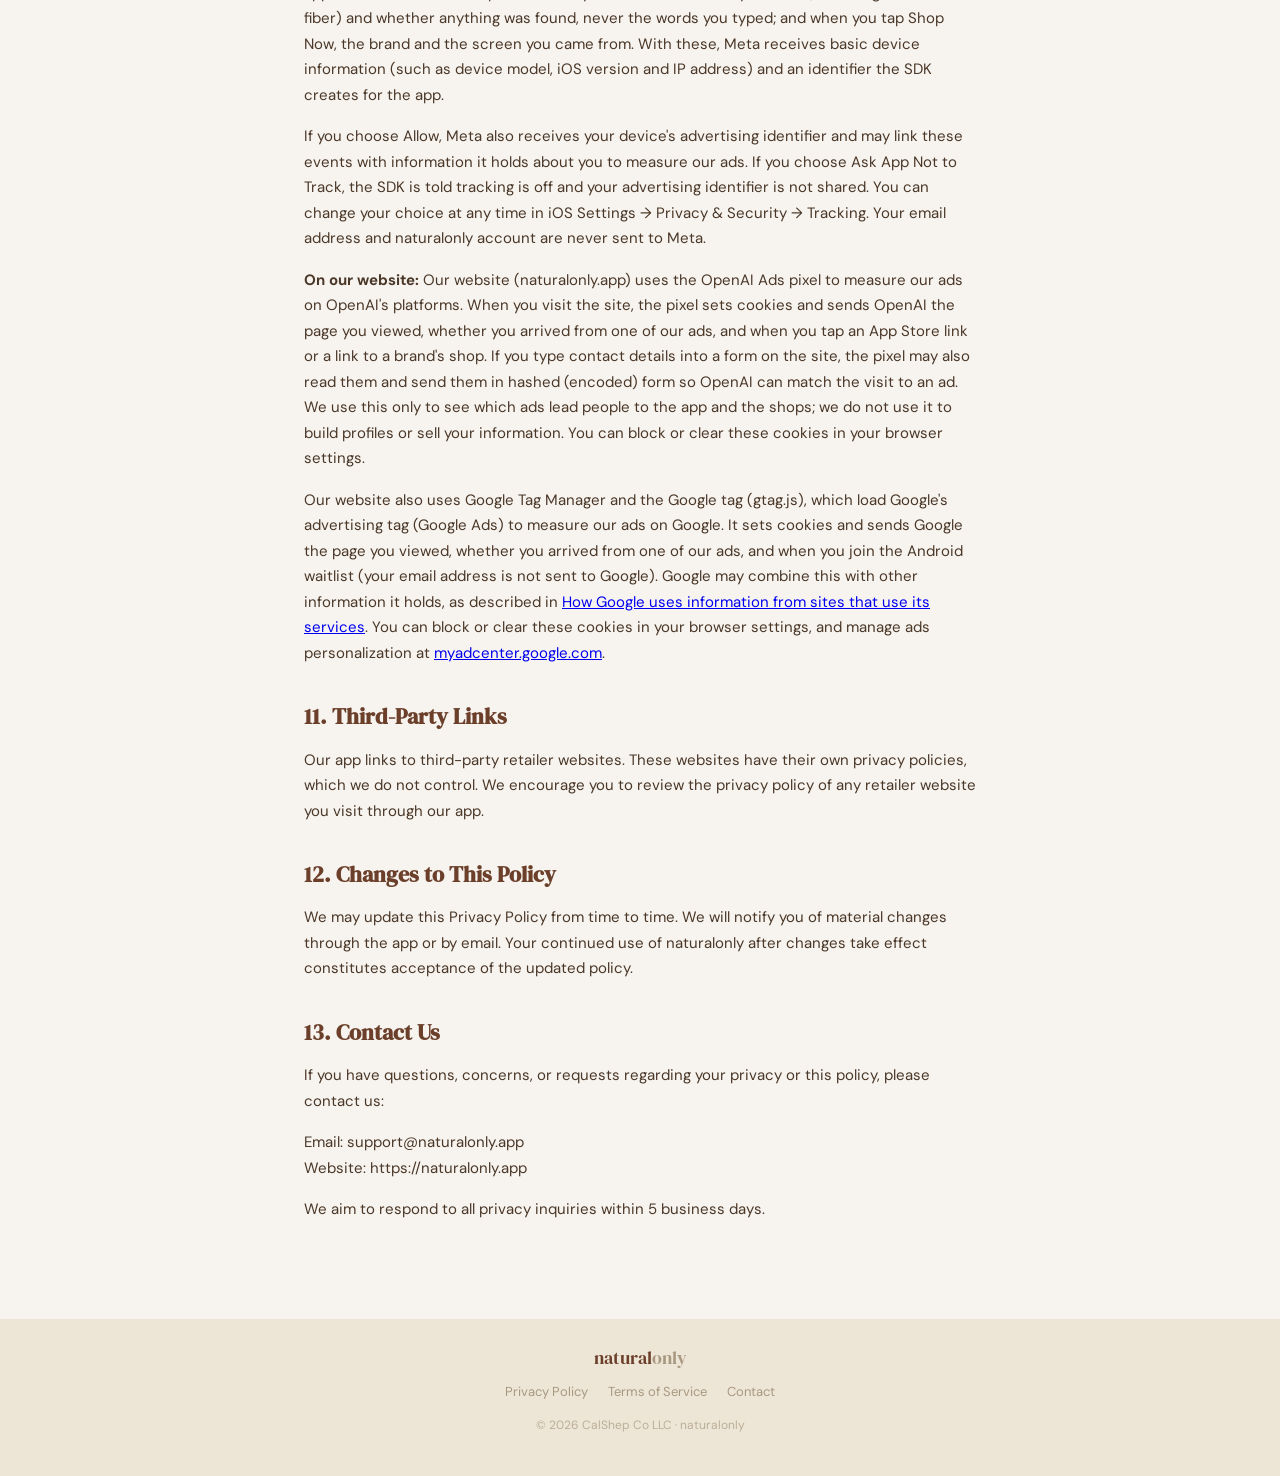
<file: privacy.html>
<!DOCTYPE html>
<html lang="en">
<head>
  <meta charset="UTF-8" />
  <meta name="viewport" content="width=device-width, initial-scale=1.0" />
  <title>Privacy Policy — naturalonly</title>
  <meta name="description" content="naturalonly Privacy Policy" />
  <link rel="preconnect" href="https://fonts.googleapis.com" />
  <link rel="preconnect" href="https://fonts.gstatic.com" crossorigin />
  <link href="https://fonts.googleapis.com/css2?family=DM+Serif+Display&family=DM+Sans:wght@300;400;500&display=swap" rel="stylesheet" />
  <style>
    *, *::before, *::after { box-sizing: border-box; margin: 0; padding: 0; }
    :root {
      --bg: #F7F4EF;
      --cream: #EDE6D6;
      --brown: #6B3F2A;
      --taupe: #A89880;
      --text: #4a3728;
      --light: #8a7a6a;
    }
    body {
      background: var(--bg);
      color: var(--text);
      font-family: 'DM Sans', sans-serif;
      font-size: 16px;
      line-height: 1.7;
    }
    nav {
      padding: 1.25rem 2rem;
      border-bottom: 1px solid var(--cream);
      display: flex;
      align-items: center;
      justify-content: space-between;
    }
    .wordmark { font-family: 'DM Serif Display', serif; font-size: 22px; text-decoration: none; }
    .wordmark .natural { color: var(--brown); }
    .wordmark .only { color: var(--taupe); }
    nav a.back { font-size: 14px; color: var(--taupe); text-decoration: none; }
    nav a.back:hover { color: var(--brown); }
    .container { max-width: 720px; margin: 0 auto; padding: 3rem 1.5rem 5rem; }
    .page-label { font-size: 12px; font-weight: 500; letter-spacing: 0.12em; text-transform: uppercase; color: var(--taupe); margin-bottom: 0.75rem; }
    h1 { font-family: 'DM Serif Display', serif; font-size: clamp(32px, 5vw, 48px); color: var(--brown); margin-bottom: 0.5rem; letter-spacing: -1px; }
    .updated { font-size: 13px; color: var(--light); margin-bottom: 2rem; }
    .intro { background: var(--cream); border-radius: 12px; padding: 1.25rem 1.5rem; font-size: 15px; color: var(--text); line-height: 1.65; margin-bottom: 2.5rem; }
    h2 { font-family: 'DM Serif Display', serif; font-size: 22px; color: var(--brown); margin: 2rem 0 0.75rem; }
    p { margin-bottom: 1rem; font-size: 15px; color: var(--text); }
    footer { background: var(--cream); padding: 1.5rem 2rem; text-align: center; }
    .footer-wordmark { font-family: 'DM Serif Display', serif; font-size: 18px; margin-bottom: 0.5rem; }
    .footer-links { display: flex; justify-content: center; gap: 20px; margin-bottom: 0.75rem; }
    .footer-links a { font-size: 13px; color: var(--taupe); text-decoration: none; }
    .footer-links a:hover { color: var(--brown); }
    .footer-copy { font-size: 12px; color: var(--taupe); opacity: 0.7; }
  </style>
</head>
<body>
  <nav>
    <a href="/" class="wordmark"><span class="natural">natural</span><span class="only">only</span></a>
    <a href="/" class="back">← Back</a>
  </nav>

  <div class="container">
    <p class="page-label">Legal</p>
    <h1>Privacy Policy</h1>
    <p class="updated">Last updated: November 20, 2026</p>

    <div class="intro">
      naturalonly is operated by CalShep Co LLC, a Texas limited liability company ('we', 'us'). naturalonly is committed to protecting your privacy. This Privacy Policy explains what information we collect, how we use it, and your rights regarding your data.
    </div>

    <h2>1. Information We Collect</h2>
    <p>We collect the following types of information:</p>
    <p><strong>Account Information:</strong> When you create an account, we collect your email address and password (stored securely via Supabase authentication).</p>
    <p><strong>Usage Data:</strong> We collect information about how you use the app, including search queries, products viewed, and items saved. This helps us improve search results and recommendations.</p>
    <p><strong>Device Information:</strong> We may collect basic device information such as device type, operating system, and app version for debugging and performance purposes. If you allow tracking in the app (see Cookies and Tracking below), Meta also receives your device's advertising identifier. The app also creates a random identifier for your installation, kept only on your device and sent with our own usage records, so we can count how often the app is opened and used; it is not your advertising identifier, is not linked to your account, and is not shared with Meta or anyone else. Deleting the app deletes it.</p>
    <p><strong>Subscription Information:</strong> Payment transactions are processed entirely by the Apple App Store. We do not collect or store your payment card information.</p>
    <p><strong>Email Sign-ups:</strong> If you sign up for our early access list on naturalonly.app, we store your email address to send you launch notifications.</p>

    <h2>2. How We Use Your Information</h2>
    <p>We use the information we collect to provide and improve the naturalonly app and search experience, manage your account and subscription, send you important updates about the app, analyze usage patterns to improve product recommendations, debug technical issues and maintain app performance, measure which of our ads bring people to the app and the site, and comply with legal obligations.</p>
    <p>We do not sell your personal information to third parties. Ever.</p>

    <h2>3. Affiliate Tracking</h2>
    <p>When you tap "Shop Now" on a product, you are directed to a third-party retailer through an affiliate link. This link may include a tracking parameter that allows us to receive commission credit if you make a purchase. The retailer may place cookies on your browser per their own privacy policy. We do not receive your payment information or personal details from these transactions — only whether a qualifying purchase occurred.</p>

    <h2>4. Data Storage and Security</h2>
    <p>Your data is stored securely using Supabase, a trusted cloud database provider. We use industry-standard encryption for data in transit and at rest. Your password is never stored in plain text. While we take reasonable steps to protect your data, no system is completely secure and we cannot guarantee absolute security.</p>

    <h2>5. Data Sharing</h2>
    <p>We share your information only in the following limited circumstances:</p>
    <p><strong>Service Providers:</strong> We use Supabase for database and authentication, RevenueCat for subscription management, and Apple for payment processing. These providers access only the data necessary to perform their services.</p>
    <p><strong>Legal Requirements:</strong> We may disclose information if required by law, court order, or to protect the rights and safety of naturalonly and its users.</p>
    <p><strong>Business Transfer:</strong> If naturalonly is acquired or merges with another company, your information may be transferred as part of that transaction. Where required by applicable law, we will notify you of any change in ownership or in the uses of your personal information.</p>
    <p><strong>Ad Measurement (app):</strong> The naturalonly app uses Meta's SDK to measure our ads; what it sends is described in Cookies and Tracking below.</p>
    <p><strong>Ad Measurement (website):</strong> Our website uses the OpenAI Ads pixel, which sends OpenAI information about website visits and link taps, and Google Tag Manager and the Google tag, which load Google's ads tag (see Cookies and Tracking below). Nothing from your naturalonly app account is sent.</p>
    <p>We do not sell your data or share it with data brokers.</p>

    <h2>6. Your Rights and Choices</h2>
    <p>You have the right to access, correct, or delete your personal information. You can delete your account and all associated data at any time from within the app (Profile → Delete Account), or by emailing support@naturalonly.app. We will process deletion requests within 30 days. You can also request a copy of your data or opt out of non-essential communications at any time.</p>

    <h2>7. Children's Privacy</h2>
    <p>naturalonly is not directed to children under 13 years of age. We do not knowingly collect personal information from children under 13. If we learn we have collected such information, we will delete it promptly. If you believe a child has provided us with personal information, please contact us at support@naturalonly.app.</p>

    <h2>8. California Privacy Rights (CCPA)</h2>
    <p>If you are a California resident, you have additional rights under the California Consumer Privacy Act, including the right to know what personal information we collect, the right to delete your personal information, and the right to opt out of the sale of personal information. We do not sell personal information. To exercise your rights, contact us at support@naturalonly.app.</p>

    <h2>9. International Users</h2>
    <p>naturalonly is operated from the United States. If you are located outside the United States, please be aware that your information may be transferred to and processed in the United States. By using the app, you consent to this transfer.</p>

    <h2>10. Cookies and Tracking</h2>
    <p>The naturalonly mobile app does not use cookies.</p>
    <p><strong>In the app:</strong> we use Meta's software development kit (SDK) to measure which of our ads on Facebook and Instagram bring people to naturalonly. After the introduction screens, iOS asks whether naturalonly may track you. Nothing is sent to Meta until you answer. After that, the app tells Meta when it is opened; when you search, the filters you used (such as gender or fiber) and whether anything was found, never the words you typed; and when you tap Shop Now, the brand and the screen you came from. With these, Meta receives basic device information (such as device model, iOS version and IP address) and an identifier the SDK creates for the app.</p>
    <p>If you choose Allow, Meta also receives your device's advertising identifier and may link these events with information it holds about you to measure our ads. If you choose Ask App Not to Track, the SDK is told tracking is off and your advertising identifier is not shared. You can change your choice at any time in iOS Settings → Privacy &amp; Security → Tracking. Your email address and naturalonly account are never sent to Meta.</p>
    <p><strong>On our website:</strong> Our website (naturalonly.app) uses the OpenAI Ads pixel to measure our ads on OpenAI's platforms. When you visit the site, the pixel sets cookies and sends OpenAI the page you viewed, whether you arrived from one of our ads, and when you tap an App Store link or a link to a brand's shop. If you type contact details into a form on the site, the pixel may also read them and send them in hashed (encoded) form so OpenAI can match the visit to an ad. We use this only to see which ads lead people to the app and the shops; we do not use it to build profiles or sell your information. You can block or clear these cookies in your browser settings.</p>
    <p>Our website also uses Google Tag Manager and the Google tag (gtag.js), which load Google's advertising tag (Google Ads) to measure our ads on Google. It sets cookies and sends Google the page you viewed, whether you arrived from one of our ads, and when you join the Android waitlist (your email address is not sent to Google). Google may combine this with other information it holds, as described in <a href="https://policies.google.com/technologies/partner-sites">How Google uses information from sites that use its services</a>. You can block or clear these cookies in your browser settings, and manage ads personalization at <a href="https://myadcenter.google.com">myadcenter.google.com</a>.</p>

    <h2>11. Third-Party Links</h2>
    <p>Our app links to third-party retailer websites. These websites have their own privacy policies, which we do not control. We encourage you to review the privacy policy of any retailer website you visit through our app.</p>

    <h2>12. Changes to This Policy</h2>
    <p>We may update this Privacy Policy from time to time. We will notify you of material changes through the app or by email. Your continued use of naturalonly after changes take effect constitutes acceptance of the updated policy.</p>

    <h2>13. Contact Us</h2>
    <p>If you have questions, concerns, or requests regarding your privacy or this policy, please contact us:</p>
    <p>Email: support@naturalonly.app<br>Website: https://naturalonly.app</p>
    <p>We aim to respond to all privacy inquiries within 5 business days.</p>
  </div>

  <footer>
    <div class="footer-wordmark">
      <span style="color:#6B3F2A">natural</span><span style="color:#A89880">only</span>
    </div>
    <div class="footer-links">
      <a href="/privacy">Privacy Policy</a>
      <a href="/terms">Terms of Service</a>
      <a href="mailto:support@naturalonly.app">Contact</a>
    </div>
    <p class="footer-copy">© 2026 CalShep Co LLC · naturalonly</p>
  </footer>
</body>
</html>
</file>
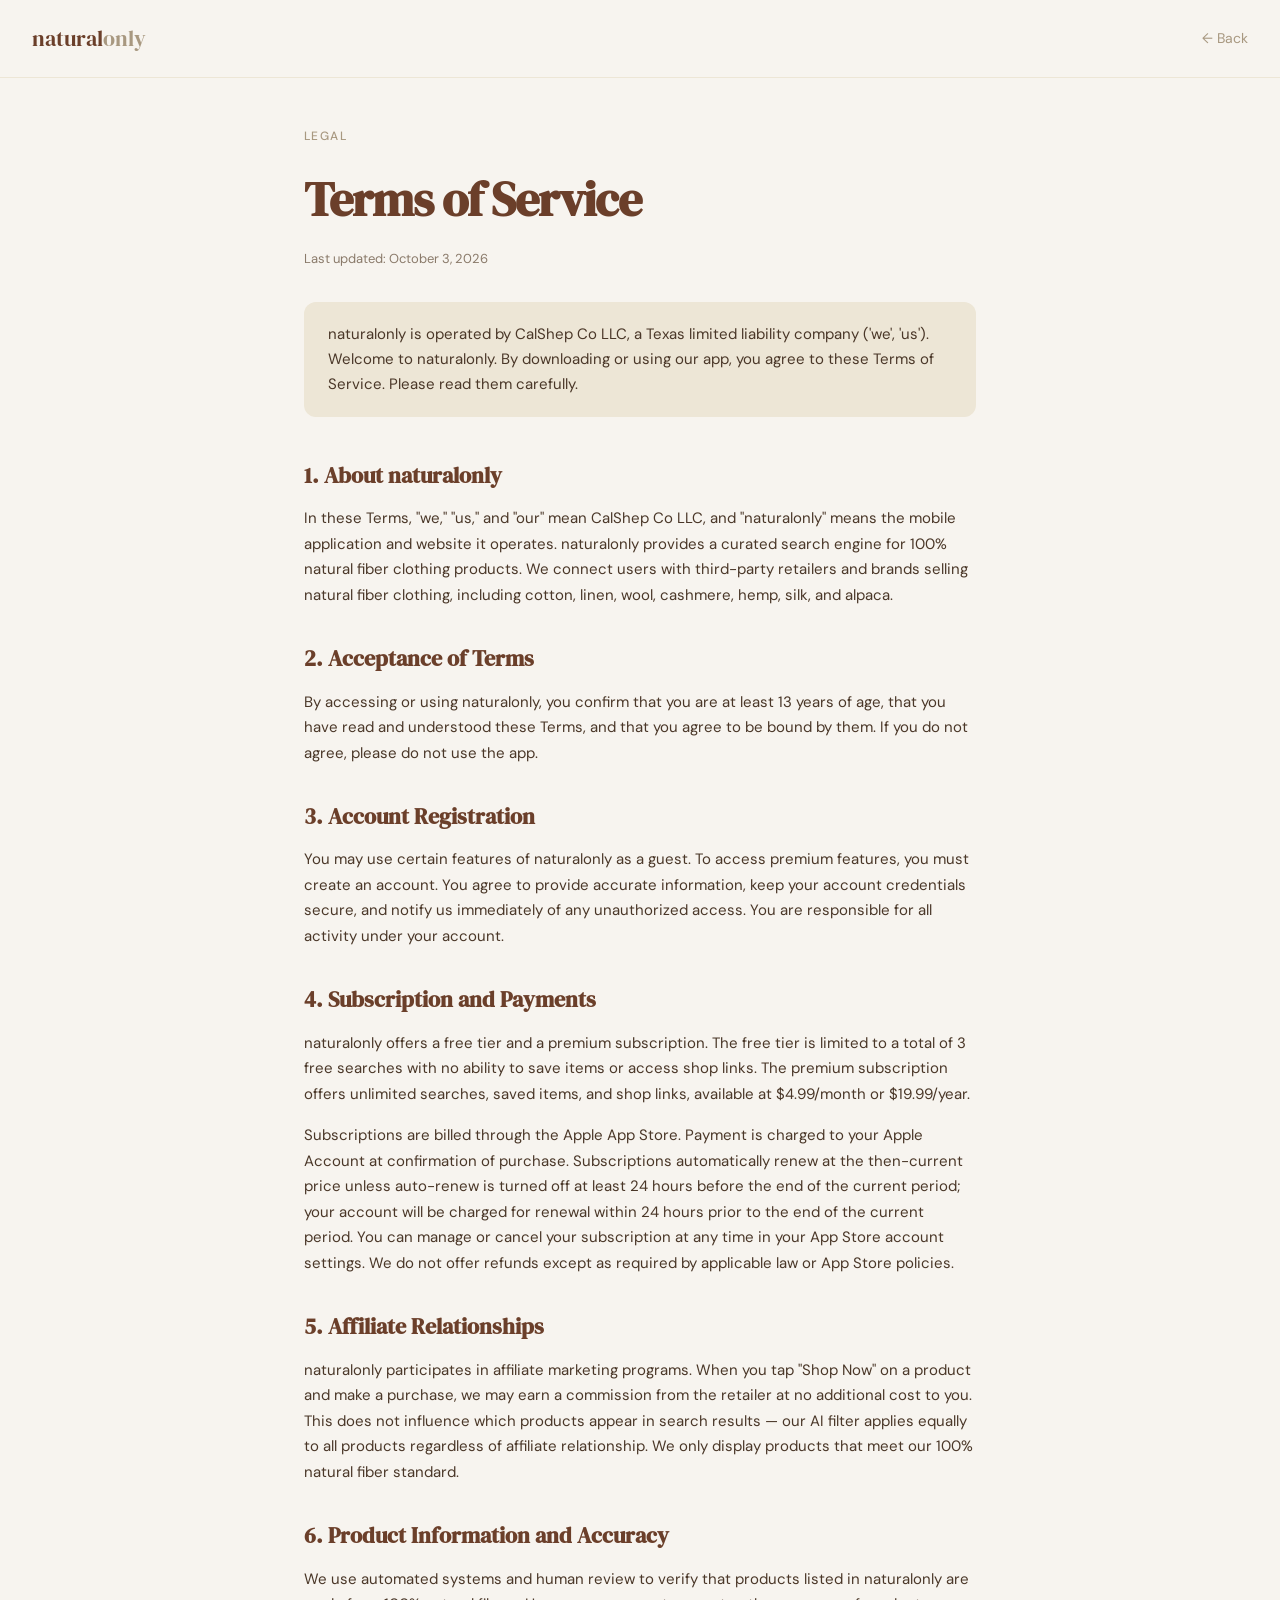
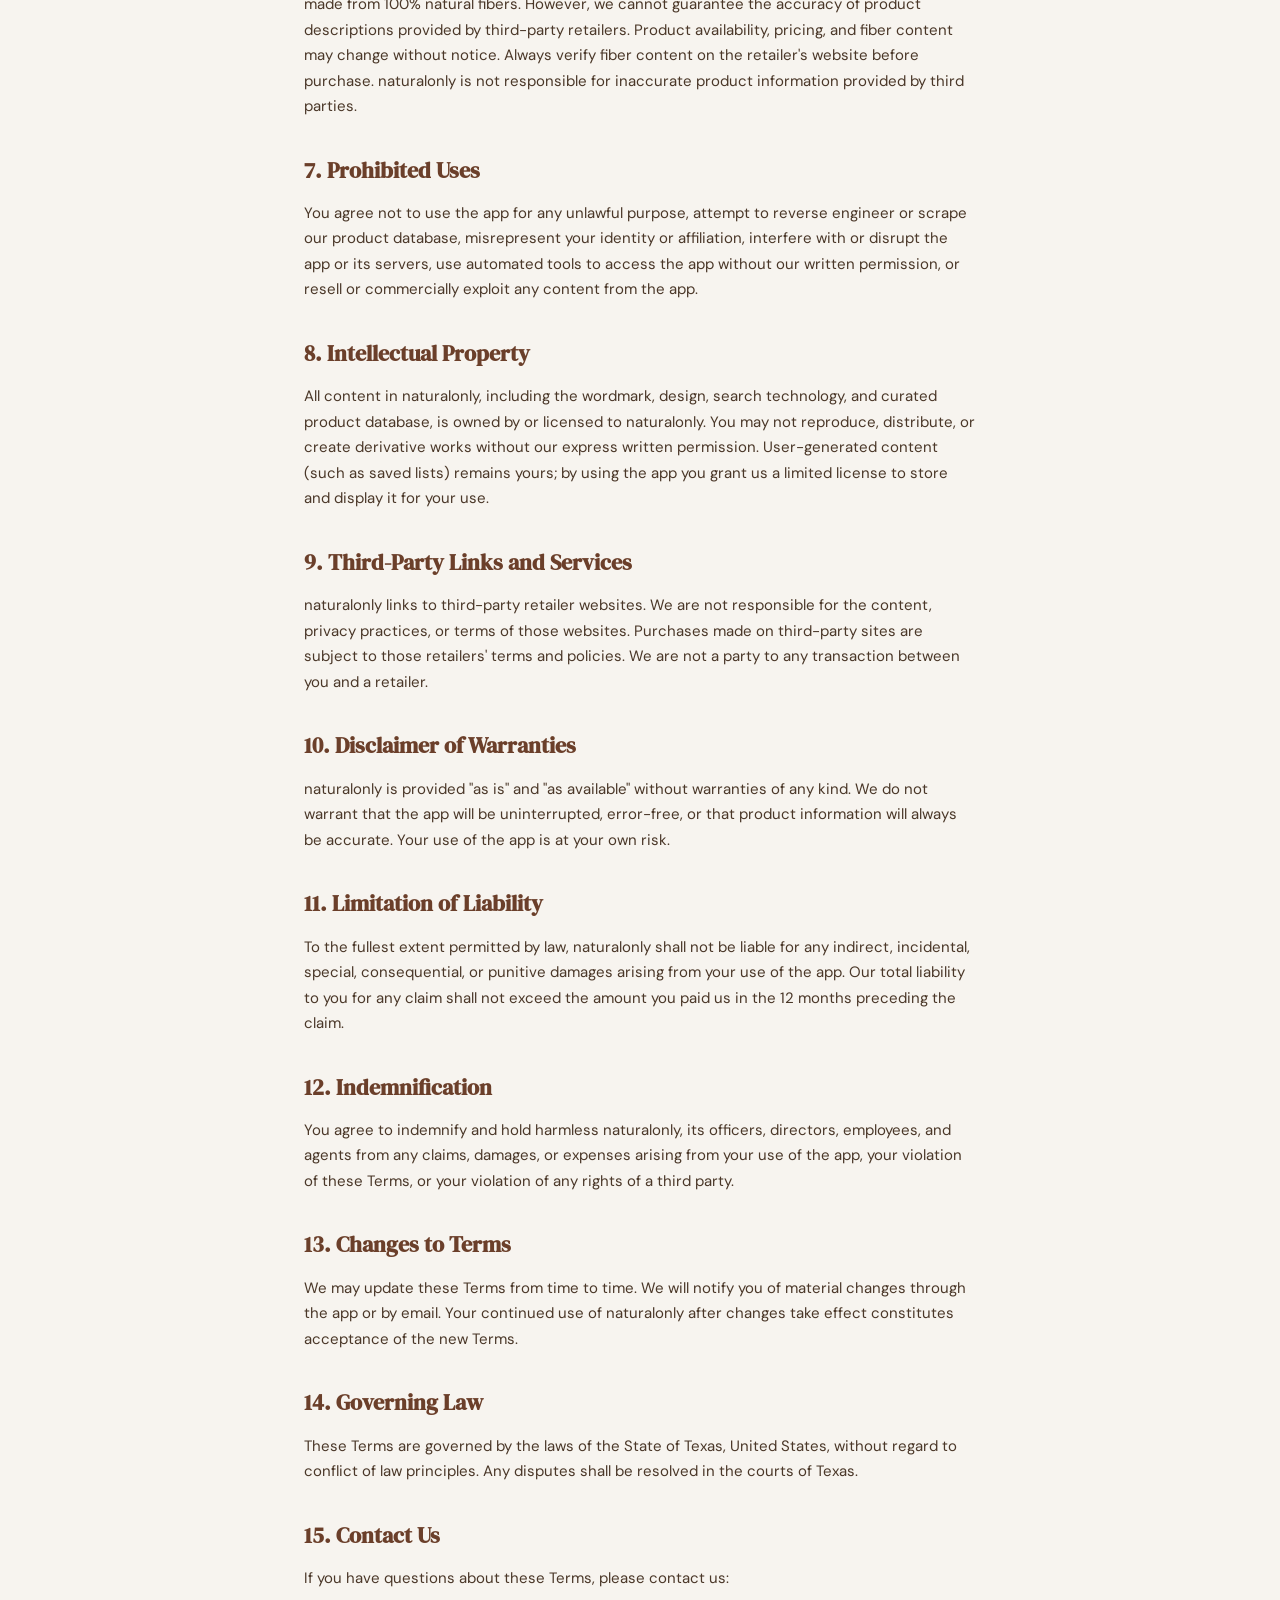
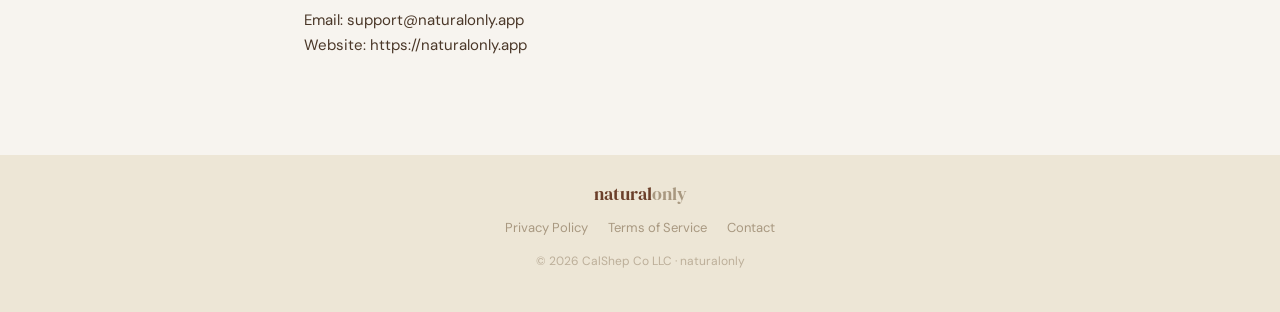
<file: terms.html>
<!DOCTYPE html>
<html lang="en">
<head>
  <meta charset="UTF-8" />
  <meta name="viewport" content="width=device-width, initial-scale=1.0" />
  <title>Terms of Service — naturalonly</title>
  <meta name="description" content="naturalonly Terms of Service" />
  <link rel="preconnect" href="https://fonts.googleapis.com" />
  <link rel="preconnect" href="https://fonts.gstatic.com" crossorigin />
  <link href="https://fonts.googleapis.com/css2?family=DM+Serif+Display&family=DM+Sans:wght@300;400;500&display=swap" rel="stylesheet" />
  <style>
    *, *::before, *::after { box-sizing: border-box; margin: 0; padding: 0; }
    :root {
      --bg: #F7F4EF;
      --cream: #EDE6D6;
      --brown: #6B3F2A;
      --taupe: #A89880;
      --text: #4a3728;
      --light: #8a7a6a;
    }
    body {
      background: var(--bg);
      color: var(--text);
      font-family: 'DM Sans', sans-serif;
      font-size: 16px;
      line-height: 1.7;
    }
    nav {
      padding: 1.25rem 2rem;
      border-bottom: 1px solid var(--cream);
      display: flex;
      align-items: center;
      justify-content: space-between;
    }
    .wordmark { font-family: 'DM Serif Display', serif; font-size: 22px; text-decoration: none; }
    .wordmark .natural { color: var(--brown); }
    .wordmark .only { color: var(--taupe); }
    nav a.back { font-size: 14px; color: var(--taupe); text-decoration: none; }
    nav a.back:hover { color: var(--brown); }
    .container { max-width: 720px; margin: 0 auto; padding: 3rem 1.5rem 5rem; }
    .page-label { font-size: 12px; font-weight: 500; letter-spacing: 0.12em; text-transform: uppercase; color: var(--taupe); margin-bottom: 0.75rem; }
    h1 { font-family: 'DM Serif Display', serif; font-size: clamp(32px, 5vw, 48px); color: var(--brown); margin-bottom: 0.5rem; letter-spacing: -1px; }
    .updated { font-size: 13px; color: var(--light); margin-bottom: 2rem; }
    .intro { background: var(--cream); border-radius: 12px; padding: 1.25rem 1.5rem; font-size: 15px; color: var(--text); line-height: 1.65; margin-bottom: 2.5rem; }
    h2 { font-family: 'DM Serif Display', serif; font-size: 22px; color: var(--brown); margin: 2rem 0 0.75rem; }
    p { margin-bottom: 1rem; font-size: 15px; color: var(--text); }
    footer { background: var(--cream); padding: 1.5rem 2rem; text-align: center; }
    .footer-wordmark { font-family: 'DM Serif Display', serif; font-size: 18px; margin-bottom: 0.5rem; }
    .footer-links { display: flex; justify-content: center; gap: 20px; margin-bottom: 0.75rem; }
    .footer-links a { font-size: 13px; color: var(--taupe); text-decoration: none; }
    .footer-links a:hover { color: var(--brown); }
    .footer-copy { font-size: 12px; color: var(--taupe); opacity: 0.7; }
  </style>
</head>
<body>
  <nav>
    <a href="/" class="wordmark"><span class="natural">natural</span><span class="only">only</span></a>
    <a href="/" class="back">← Back</a>
  </nav>

  <div class="container">
    <p class="page-label">Legal</p>
    <h1>Terms of Service</h1>
    <p class="updated">Last updated: October 3, 2026</p>

    <div class="intro">
      naturalonly is operated by CalShep Co LLC, a Texas limited liability company ('we', 'us'). Welcome to naturalonly. By downloading or using our app, you agree to these Terms of Service. Please read them carefully.
    </div>

    <h2>1. About naturalonly</h2>
    <p>In these Terms, "we," "us," and "our" mean CalShep Co LLC, and "naturalonly" means the mobile application and website it operates. naturalonly provides a curated search engine for 100% natural fiber clothing products. We connect users with third-party retailers and brands selling natural fiber clothing, including cotton, linen, wool, cashmere, hemp, silk, and alpaca.</p>

    <h2>2. Acceptance of Terms</h2>
    <p>By accessing or using naturalonly, you confirm that you are at least 13 years of age, that you have read and understood these Terms, and that you agree to be bound by them. If you do not agree, please do not use the app.</p>

    <h2>3. Account Registration</h2>
    <p>You may use certain features of naturalonly as a guest. To access premium features, you must create an account. You agree to provide accurate information, keep your account credentials secure, and notify us immediately of any unauthorized access. You are responsible for all activity under your account.</p>

    <h2>4. Subscription and Payments</h2>
    <p>naturalonly offers a free tier and a premium subscription. The free tier is limited to a total of 3 free searches with no ability to save items or access shop links. The premium subscription offers unlimited searches, saved items, and shop links, available at $4.99/month or $19.99/year.</p>
    <p>Subscriptions are billed through the Apple App Store. Payment is charged to your Apple Account at confirmation of purchase. Subscriptions automatically renew at the then-current price unless auto-renew is turned off at least 24 hours before the end of the current period; your account will be charged for renewal within 24 hours prior to the end of the current period. You can manage or cancel your subscription at any time in your App Store account settings. We do not offer refunds except as required by applicable law or App Store policies.</p>

    <h2>5. Affiliate Relationships</h2>
    <p>naturalonly participates in affiliate marketing programs. When you tap "Shop Now" on a product and make a purchase, we may earn a commission from the retailer at no additional cost to you. This does not influence which products appear in search results — our AI filter applies equally to all products regardless of affiliate relationship. We only display products that meet our 100% natural fiber standard.</p>

    <h2>6. Product Information and Accuracy</h2>
    <p>We use automated systems and human review to verify that products listed in naturalonly are made from 100% natural fibers. However, we cannot guarantee the accuracy of product descriptions provided by third-party retailers. Product availability, pricing, and fiber content may change without notice. Always verify fiber content on the retailer's website before purchase. naturalonly is not responsible for inaccurate product information provided by third parties.</p>

    <h2>7. Prohibited Uses</h2>
    <p>You agree not to use the app for any unlawful purpose, attempt to reverse engineer or scrape our product database, misrepresent your identity or affiliation, interfere with or disrupt the app or its servers, use automated tools to access the app without our written permission, or resell or commercially exploit any content from the app.</p>

    <h2>8. Intellectual Property</h2>
    <p>All content in naturalonly, including the wordmark, design, search technology, and curated product database, is owned by or licensed to naturalonly. You may not reproduce, distribute, or create derivative works without our express written permission. User-generated content (such as saved lists) remains yours; by using the app you grant us a limited license to store and display it for your use.</p>

    <h2>9. Third-Party Links and Services</h2>
    <p>naturalonly links to third-party retailer websites. We are not responsible for the content, privacy practices, or terms of those websites. Purchases made on third-party sites are subject to those retailers' terms and policies. We are not a party to any transaction between you and a retailer.</p>

    <h2>10. Disclaimer of Warranties</h2>
    <p>naturalonly is provided "as is" and "as available" without warranties of any kind. We do not warrant that the app will be uninterrupted, error-free, or that product information will always be accurate. Your use of the app is at your own risk.</p>

    <h2>11. Limitation of Liability</h2>
    <p>To the fullest extent permitted by law, naturalonly shall not be liable for any indirect, incidental, special, consequential, or punitive damages arising from your use of the app. Our total liability to you for any claim shall not exceed the amount you paid us in the 12 months preceding the claim.</p>

    <h2>12. Indemnification</h2>
    <p>You agree to indemnify and hold harmless naturalonly, its officers, directors, employees, and agents from any claims, damages, or expenses arising from your use of the app, your violation of these Terms, or your violation of any rights of a third party.</p>

    <h2>13. Changes to Terms</h2>
    <p>We may update these Terms from time to time. We will notify you of material changes through the app or by email. Your continued use of naturalonly after changes take effect constitutes acceptance of the new Terms.</p>

    <h2>14. Governing Law</h2>
    <p>These Terms are governed by the laws of the State of Texas, United States, without regard to conflict of law principles. Any disputes shall be resolved in the courts of Texas.</p>

    <h2>15. Contact Us</h2>
    <p>If you have questions about these Terms, please contact us:</p>
    <p>Email: support@naturalonly.app<br>Website: https://naturalonly.app</p>
  </div>

  <footer>
    <div class="footer-wordmark">
      <span style="color:#6B3F2A">natural</span><span style="color:#A89880">only</span>
    </div>
    <div class="footer-links">
      <a href="/privacy">Privacy Policy</a>
      <a href="/terms">Terms of Service</a>
      <a href="mailto:support@naturalonly.app">Contact</a>
    </div>
    <p class="footer-copy">© 2026 CalShep Co LLC · naturalonly</p>
  </footer>
</body>
</html>
</file>
